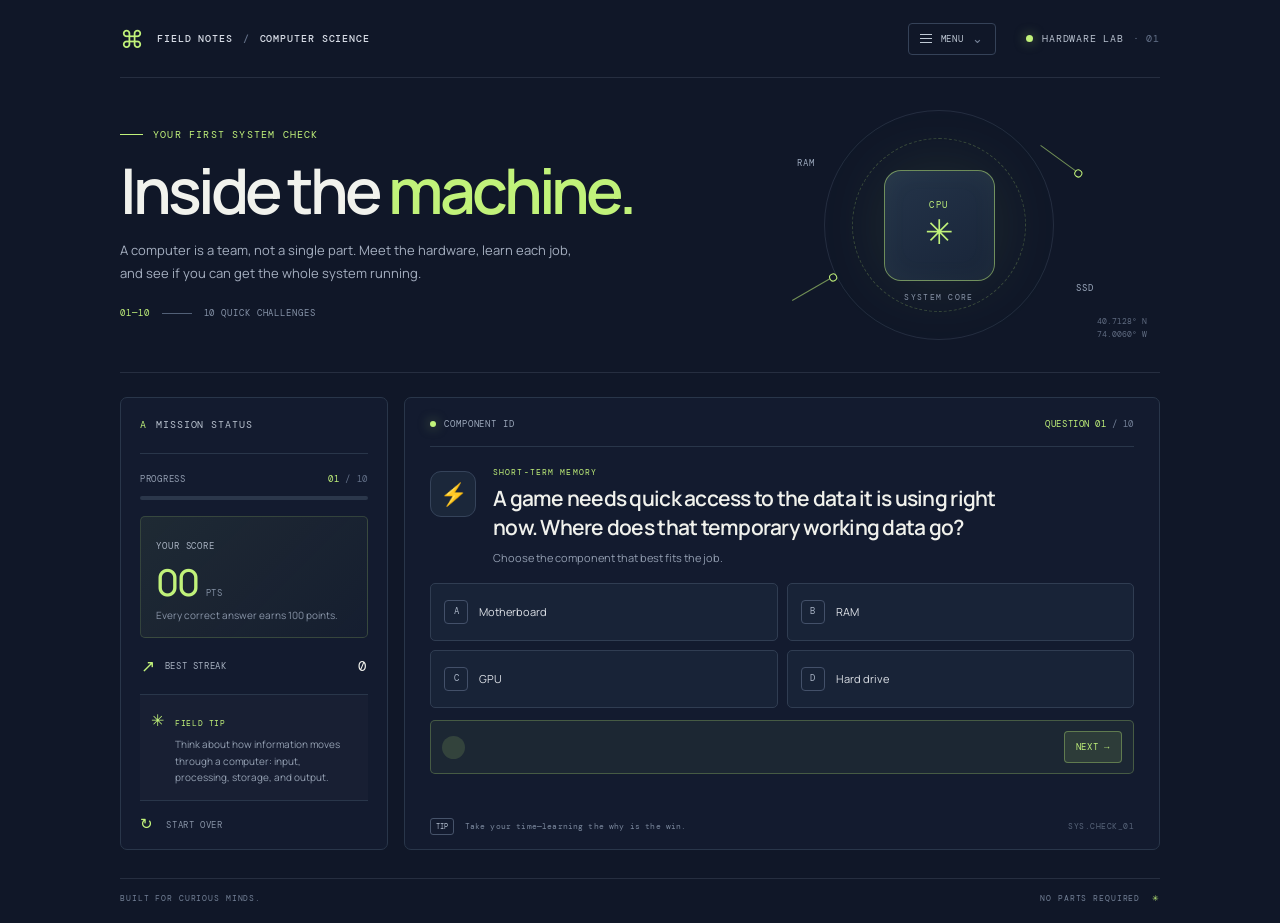
<file: index.html>
<!DOCTYPE html>
<html lang="en">
<head>
  <meta charset="UTF-8">
  <meta name="viewport" content="width=device-width, initial-scale=1.0">
  <meta name="theme-color" content="#101728">
  <meta name="description" content="A quick, friendly game for learning what the parts inside a computer do.">
  <title>Inside the Machine — Hardware Quest</title>
  <link rel="preconnect" href="https://fonts.googleapis.com">
  <link rel="preconnect" href="https://fonts.gstatic.com" crossorigin>
  <link href="https://fonts.googleapis.com/css2?family=DM+Mono:wght@400;500&family=Manrope:wght@400;500;600;700;800&display=swap" rel="stylesheet">
  <link rel="stylesheet" href="style.css">
  <script src="script.js" defer></script>
</head>
<body>
  <div class="app-shell">
    <header class="topbar">
      <a class="brand" href="#top" aria-label="Inside the Machine home">
        <span class="brand-mark" aria-hidden="true">⌘</span>
        <span>FIELD NOTES <span class="brand-divider">/</span> COMPUTER SCIENCE</span>
      </a>
      <details class="page-menu">
        <summary><span class="menu-icon" aria-hidden="true"><i></i><i></i><i></i></span> MENU <span class="menu-chevron" aria-hidden="true">⌄</span></summary>
        <nav class="menu-links" aria-label="Main navigation">
          <a class="active" href="index.html" aria-current="page"><span><strong>Hardware Quiz</strong><small>Multiple-choice challenge</small></span><em>01</em></a>
          <a href="match.html"><span><strong>Match Lab</strong><small>Drag-and-drop components</small></span><em>02</em></a>
          <a href="analogy.html"><span><strong>Body Analogy</strong><small>Hardware meets human biology</small></span><em>03</em></a>
          <a href="components.html"><span><strong>Component Guide</strong><small>Graphics and definitions</small></span><em>04</em></a>
        </nav>
      </details>
      <div class="topbar-note"><span class="live-dot"></span> HARDWARE LAB <span class="topbar-year">· 01</span></div>
    </header>

    <main id="top">
      <section class="intro" aria-labelledby="page-title">
        <div class="intro-copy">
          <p class="eyebrow"><span class="eyebrow-line"></span> YOUR FIRST SYSTEM CHECK</p>
          <h1 id="page-title">Inside the <span>machine.</span></h1>
          <p class="intro-text">A computer is a team, not a single part. Meet the hardware, learn each job, and see if you can get the whole system running.</p>
          <div class="intro-meta"><span>01—10</span><span class="meta-rule"></span><span>10 QUICK CHALLENGES</span></div>
        </div>
        <div class="machine-art" aria-hidden="true">
          <div class="orbit orbit-one"></div><div class="orbit orbit-two"></div>
          <div class="chip"><span class="chip-label">CPU</span><span class="chip-core">✳</span><span class="chip-caption">SYSTEM CORE</span></div>
          <span class="circuit circuit-a"></span><span class="circuit circuit-b"></span>
          <span class="art-node node-a">RAM</span><span class="art-node node-b">SSD</span>
          <span class="art-coordinate">40.7128° N<br>74.0060° W</span>
        </div>
      </section>

      <section class="game-layout" aria-label="Hardware quiz game">
        <aside class="side-panel">
          <div class="panel-heading"><span class="panel-index">A</span><h2>MISSION STATUS</h2></div>
          <div class="progress-block">
            <div class="progress-label"><span>PROGRESS</span><span id="progress-text">01 <span class="muted">/ 10</span></span></div>
            <div class="progress-track" role="progressbar" aria-label="Quiz progress" aria-valuemin="0" aria-valuemax="10" aria-valuenow="0"><div class="progress-fill" id="progress-fill"></div></div>
          </div>
          <div class="score-card"><span class="score-label">YOUR SCORE</span><div class="score-value"><span id="score">00</span><span class="score-unit">PTS</span></div><p>Every correct answer earns 100 points.</p></div>
          <div class="streak-row"><span class="streak-icon" aria-hidden="true">↗</span><span>BEST STREAK</span><strong id="streak">0</strong></div>
          <div class="side-tip"><span class="tip-icon" aria-hidden="true">✳</span><div><strong>FIELD TIP</strong><p>Think about how information moves through a computer: input, processing, storage, and output.</p></div></div>
          <button class="reset-button" id="reset-button" type="button"><span aria-hidden="true">↻</span> START OVER</button>
        </aside>

        <section class="quiz-panel" aria-live="polite" aria-atomic="false">
          <div class="quiz-topline"><span class="question-type"><span class="type-dot"></span> COMPONENT ID</span><span class="question-number" id="question-number">QUESTION 01 <span>/ 10</span></span></div>
          <div class="question-area">
            <div class="component-icon" id="component-icon" aria-hidden="true">🧠</div>
            <p class="question-kicker" id="question-kicker">PROCESSING</p>
            <h2 id="question-text">Loading your first challenge…</h2>
            <p class="question-hint" id="question-hint">Choose the component that best fits the job.</p>
          </div>
          <div class="answer-list" id="answer-list" role="group" aria-label="Answer choices"></div>
          <div class="feedback" id="feedback" role="status" aria-live="polite" hidden>
            <div class="feedback-icon" id="feedback-icon" aria-hidden="true"></div>
            <div class="feedback-copy"><strong id="feedback-title"></strong><p id="feedback-text"></p></div>
            <button class="next-button" id="next-button" type="button">NEXT <span aria-hidden="true">→</span></button>
          </div>
          <div class="quiz-footer"><span><span class="key-hint">TIP</span> Take your time—learning the why is the win.</span><span class="footer-code">SYS.CHECK_01</span></div>
        </section>
      </section>

      <footer class="page-footer"><span>BUILT FOR CURIOUS MINDS.</span><span>NO PARTS REQUIRED <span class="footer-spark">✳</span></span></footer>
    </main>
  </div>
</body>
</html>
</file>
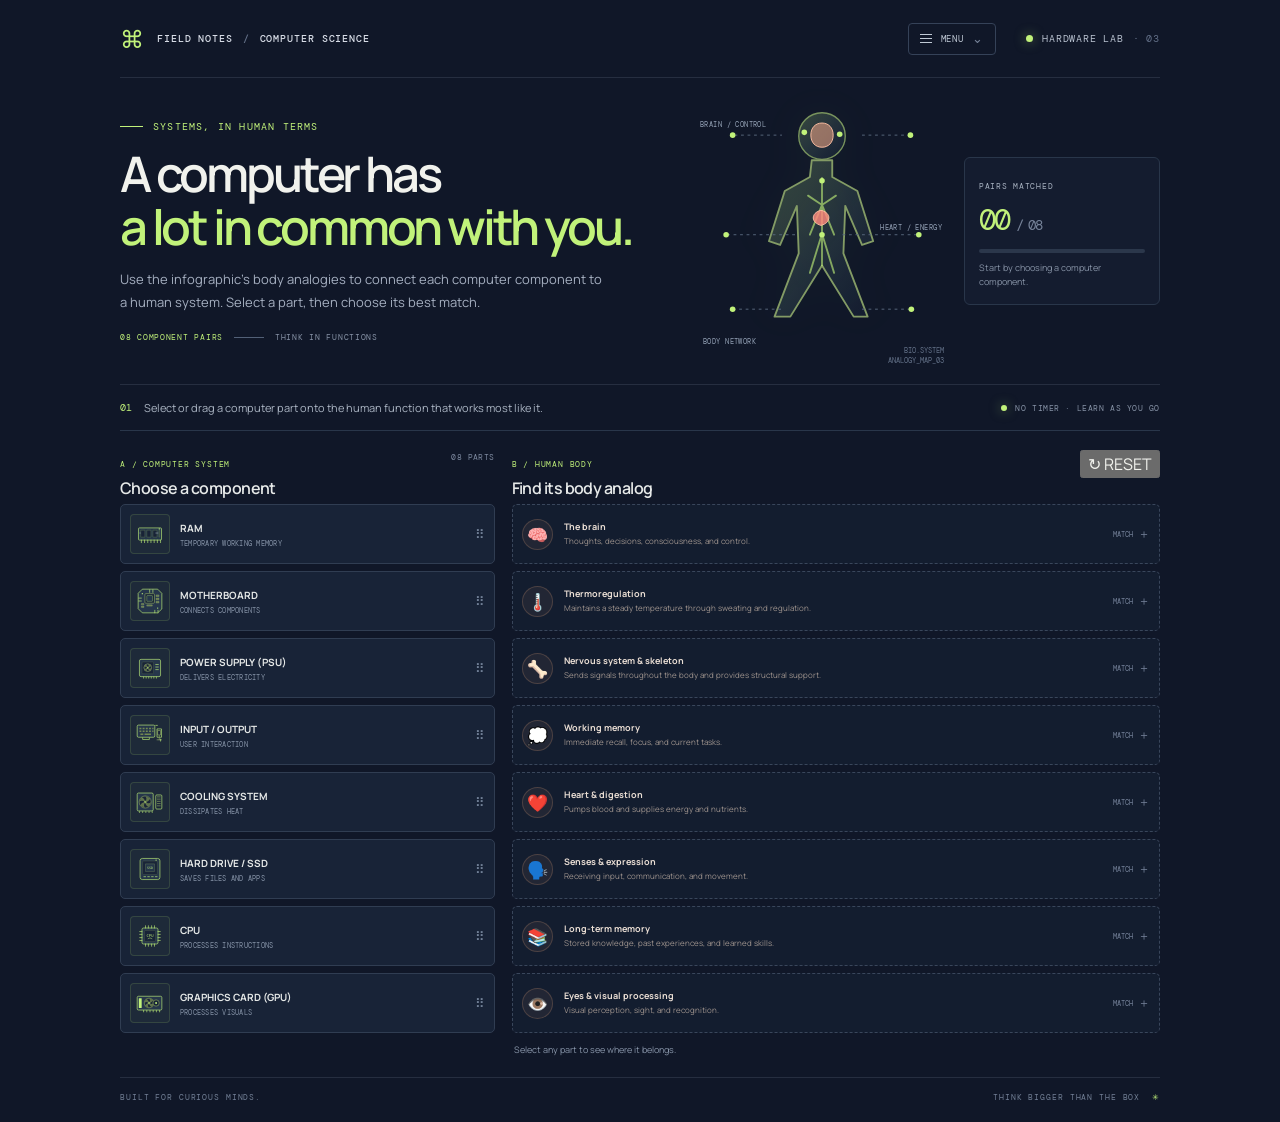
<file: analogy.html>
<!DOCTYPE html>
<html lang="en">
<head>
  <meta charset="UTF-8">
  <meta name="viewport" content="width=device-width, initial-scale=1.0">
  <meta name="theme-color" content="#101728">
  <meta name="description" content="Match computer hardware to its human-body analogy in this interactive learning game.">
  <title>Body Analogy Lab — Inside the Machine</title>
  <link rel="preconnect" href="https://fonts.googleapis.com">
  <link rel="preconnect" href="https://fonts.gstatic.com" crossorigin>
  <link href="https://fonts.googleapis.com/css2?family=DM+Mono:wght@400;500&family=Manrope:wght@400;500;600;700;800&display=swap" rel="stylesheet">
  <link rel="stylesheet" href="style.css">
  <link rel="stylesheet" href="analogy.css">
  <script src="analogy.js" defer></script>
</head>
<body>
  <div class="app-shell">
    <header class="topbar">
      <a class="brand" href="index.html" aria-label="Inside the Machine home">
        <span class="brand-mark" aria-hidden="true">⌘</span>
        <span>FIELD NOTES <span class="brand-divider">/</span> COMPUTER SCIENCE</span>
      </a>
      <details class="page-menu">
        <summary><span class="menu-icon" aria-hidden="true"><i></i><i></i><i></i></span> MENU <span class="menu-chevron" aria-hidden="true">⌄</span></summary>
        <nav class="menu-links" aria-label="Main navigation">
          <a href="index.html"><span><strong>Hardware Quiz</strong><small>Multiple-choice challenge</small></span><em>01</em></a>
          <a href="match.html"><span><strong>Match Lab</strong><small>Drag-and-drop components</small></span><em>02</em></a>
          <a class="active" href="analogy.html" aria-current="page"><span><strong>Body Analogy</strong><small>Hardware meets human biology</small></span><em>03</em></a>
          <a href="components.html"><span><strong>Component Guide</strong><small>Graphics and definitions</small></span><em>04</em></a>
        </nav>
      </details>
      <div class="topbar-note"><span class="live-dot"></span> HARDWARE LAB <span class="topbar-year">· 03</span></div>
    </header>

    <main>
      <section class="analogy-hero" aria-labelledby="page-title">
        <div class="analogy-copy">
          <p class="eyebrow"><span class="eyebrow-line"></span> SYSTEMS, IN HUMAN TERMS</p>
          <h1 id="page-title">A computer has<br><span>a lot in common with you.</span></h1>
          <p class="intro-text">Use the infographic’s body analogies to connect each computer component to a human system. Select a part, then choose its best match.</p>
          <div class="analogy-meta"><span>08 COMPONENT PAIRS</span><span class="meta-rule"></span><span>THINK IN FUNCTIONS</span></div>
        </div>
        <div class="body-illustration" aria-hidden="true">
          <svg viewBox="0 0 260 290" role="presentation">
            <defs><linearGradient id="bodyGlow" x1="0" y1="0" x2="1" y2="1"><stop stop-color="#c1f27a" stop-opacity=".23"/><stop offset="1" stop-color="#83bfff" stop-opacity=".03"/></linearGradient></defs>
            <circle cx="130" cy="43" r="25" fill="url(#bodyGlow)" stroke="#78935d" stroke-width="1.5"/>
            <path d="M119 69h22v18l27 15 17 54-12 4-18-42-2 51 26 68h-15l-34-55-34 55H79l26-68-2-51-18 42-12-4 17-54 27-15z" fill="url(#bodyGlow)" stroke="#839b65" stroke-width="2" stroke-linejoin="round"/>
            <path d="M130 88v94m-15-75 15 10 15-10m-15 10-13 32m13-32 13 32m-13-1-13 42m13-42 13 42" fill="none" stroke="#c1f27a" stroke-opacity=".62" stroke-width="2" stroke-linecap="round"/>
            <path d="M118 42c0-8 5-13 12-13s12 5 12 13-5 13-12 13-12-5-12-13z" fill="#f4a989" fill-opacity=".55" stroke="#ffc0a4"/>
            <path d="M128 123c-10 3-10 13 1 16 11-3 11-13 1-16z" fill="#ff897e" fill-opacity=".82" stroke="#ffc0a4"/>
            <circle cx="111" cy="39" r="3" fill="#c1f27a"/><circle cx="149" cy="41" r="3" fill="#c1f27a"/>
            <circle cx="130" cy="149" r="3" fill="#c1f27a"/><circle cx="130" cy="91" r="3" fill="#c1f27a"/>
            <path d="M36 42h51m86 0h50M28 149h77m47 0h80M34 229h53m86 0h54" stroke="#5a6a7e" stroke-width="1" stroke-dasharray="3 4"/>
            <circle cx="34" cy="42" r="3" fill="#c1f27a"/><circle cx="225" cy="42" r="3" fill="#c1f27a"/><circle cx="27" cy="149" r="3" fill="#c1f27a"/><circle cx="234" cy="149" r="3" fill="#c1f27a"/><circle cx="34" cy="229" r="3" fill="#c1f27a"/><circle cx="226" cy="229" r="3" fill="#c1f27a"/>
          </svg>
          <span class="body-label label-brain">BRAIN / CONTROL</span><span class="body-label label-heart">HEART / ENERGY</span><span class="body-label label-network">BODY NETWORK</span>
          <span class="body-coordinate">BIO.SYSTEM<br>ANALOGY_MAP_03</span>
        </div>
        <aside class="analogy-score" aria-live="polite">
          <span class="score-label">PAIRS MATCHED</span>
          <strong><span id="match-count">00</span><small> / 08</small></strong>
          <div class="score-track"><span id="match-progress"></span></div>
          <p id="score-message">Start by choosing a computer component.</p>
        </aside>
      </section>

      <section class="analogy-instructions" aria-label="How to play">
        <span class="instruction-number">01</span><p>Select or drag a computer part onto the human function that works most like it.</p>
        <span class="instruction-hint"><span class="live-dot"></span> NO TIMER · LEARN AS YOU GO</span>
      </section>

      <section class="analogy-game" aria-label="Computer to human body analogy matching game">
        <div class="analogy-parts-column">
          <div class="analogy-column-heading"><div><span class="board-index">A / COMPUTER SYSTEM</span><h2>Choose a component</h2></div><span id="parts-left" class="parts-left">08 PARTS</span></div>
          <div id="analogy-parts" class="analogy-parts" aria-label="Computer hardware components"></div>
        </div>
        <div class="analogy-body-column">
          <div class="analogy-column-heading"><div><span class="board-index">B / HUMAN BODY</span><h2>Find its body analog</h2></div><button id="reset-analogy" class="reset-lab" type="button"><span aria-hidden="true">↻</span> RESET</button></div>
          <div id="analogy-targets" class="analogy-targets" aria-label="Human body function targets"></div>
          <p id="analogy-feedback" class="analogy-feedback" role="status" aria-live="polite">Select any part to see where it belongs.</p>
        </div>
      </section>

      <section id="analogy-finish" class="analogy-finish" hidden aria-live="polite">
        <span class="finish-icon" aria-hidden="true">✳</span><div><strong>You made the connection.</strong><p>Computer systems and human systems both process information, store it, and keep everything working.</p></div><button id="play-again" class="next-button" type="button">PLAY AGAIN <span aria-hidden="true">↻</span></button>
      </section>

      <footer class="page-footer"><span>BUILT FOR CURIOUS MINDS.</span><span>THINK BIGGER THAN THE BOX <span class="footer-spark">✳</span></span></footer>
    </main>
  </div>
</body>
</html>
</file>
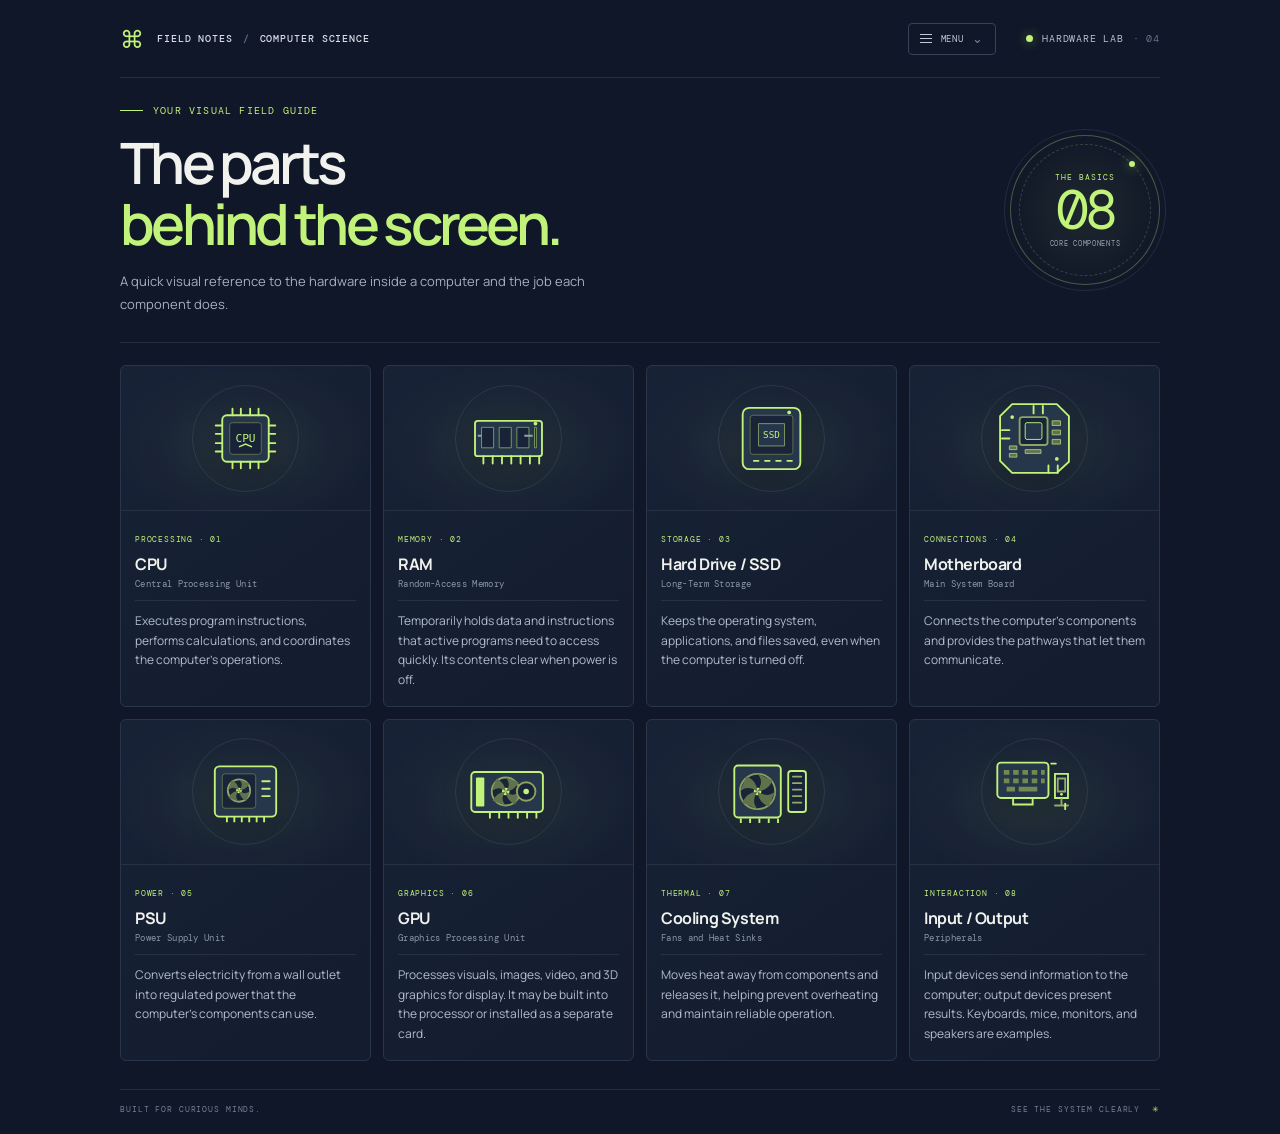
<file: components.html>
<!DOCTYPE html>
<html lang="en">
<head>
  <meta charset="UTF-8">
  <meta name="viewport" content="width=device-width, initial-scale=1.0">
  <meta name="theme-color" content="#101728">
  <meta name="description" content="A visual guide to eight basic computer hardware components and what each one does.">
  <title>Component Guide — Inside the Machine</title>
  <link rel="preconnect" href="https://fonts.googleapis.com">
  <link rel="preconnect" href="https://fonts.gstatic.com" crossorigin>
  <link href="https://fonts.googleapis.com/css2?family=DM+Mono:wght@400;500&family=Manrope:wght@400;500;600;700;800&display=swap" rel="stylesheet">
  <link rel="stylesheet" href="style.css">
  <link rel="stylesheet" href="components.css">
</head>
<body>
  <div class="app-shell">
    <header class="topbar">
      <a class="brand" href="index.html" aria-label="Inside the Machine home">
        <span class="brand-mark" aria-hidden="true">⌘</span>
        <span>FIELD NOTES <span class="brand-divider">/</span> COMPUTER SCIENCE</span>
      </a>
      <details class="page-menu">
        <summary><span class="menu-icon" aria-hidden="true"><i></i><i></i><i></i></span> MENU <span class="menu-chevron" aria-hidden="true">⌄</span></summary>
        <nav class="menu-links" aria-label="Main navigation">
          <a href="index.html"><span><strong>Hardware Quiz</strong><small>Multiple-choice challenge</small></span><em>01</em></a>
          <a href="match.html"><span><strong>Match Lab</strong><small>Drag-and-drop components</small></span><em>02</em></a>
          <a href="analogy.html"><span><strong>Body Analogy</strong><small>Hardware meets human biology</small></span><em>03</em></a>
          <a class="active" href="components.html" aria-current="page"><span><strong>Component Guide</strong><small>Graphics and definitions</small></span><em>04</em></a>
        </nav>
      </details>
      <div class="topbar-note"><span class="live-dot"></span> HARDWARE LAB <span class="topbar-year">· 04</span></div>
    </header>

    <main>
      <section class="guide-hero" aria-labelledby="page-title">
        <div>
          <p class="eyebrow"><span class="eyebrow-line"></span> YOUR VISUAL FIELD GUIDE</p>
          <h1 id="page-title">The parts<br><span>behind the screen.</span></h1>
          <p class="intro-text">A quick visual reference to the hardware inside a computer and the job each component does.</p>
        </div>
        <div class="guide-stamp" aria-hidden="true"><span>THE BASICS</span><strong>08</strong><small>CORE COMPONENTS</small><i></i></div>
      </section>

      <section class="component-guide" aria-label="Computer hardware components and definitions">
        <article class="component-card">
          <div class="component-image"><img src="assets/cpu.svg" alt="Illustration of a CPU processor chip"></div>
          <div class="component-copy"><span class="component-category">PROCESSING · 01</span><h2>CPU</h2><p class="component-fullname">Central Processing Unit</p><p class="component-definition">Executes program instructions, performs calculations, and coordinates the computer’s operations.</p></div>
        </article>
        <article class="component-card">
          <div class="component-image"><img src="assets/ram.svg" alt="Illustration of a RAM memory module"></div>
          <div class="component-copy"><span class="component-category">MEMORY · 02</span><h2>RAM</h2><p class="component-fullname">Random-Access Memory</p><p class="component-definition">Temporarily holds data and instructions that active programs need to access quickly. Its contents clear when power is off.</p></div>
        </article>
        <article class="component-card">
          <div class="component-image"><img src="assets/ssd.svg" alt="Illustration of an SSD storage drive"></div>
          <div class="component-copy"><span class="component-category">STORAGE · 03</span><h2>Hard Drive / SSD</h2><p class="component-fullname">Long-Term Storage</p><p class="component-definition">Keeps the operating system, applications, and files saved, even when the computer is turned off.</p></div>
        </article>
        <article class="component-card">
          <div class="component-image"><img src="assets/motherboard.svg" alt="Illustration of a motherboard circuit board"></div>
          <div class="component-copy"><span class="component-category">CONNECTIONS · 04</span><h2>Motherboard</h2><p class="component-fullname">Main System Board</p><p class="component-definition">Connects the computer’s components and provides the pathways that let them communicate.</p></div>
        </article>
        <article class="component-card">
          <div class="component-image"><img src="assets/psu.svg" alt="Illustration of a power supply unit"></div>
          <div class="component-copy"><span class="component-category">POWER · 05</span><h2>PSU</h2><p class="component-fullname">Power Supply Unit</p><p class="component-definition">Converts electricity from a wall outlet into regulated power that the computer’s components can use.</p></div>
        </article>
        <article class="component-card">
          <div class="component-image"><img src="assets/gpu.svg" alt="Illustration of a graphics card with fans"></div>
          <div class="component-copy"><span class="component-category">GRAPHICS · 06</span><h2>GPU</h2><p class="component-fullname">Graphics Processing Unit</p><p class="component-definition">Processes visuals, images, video, and 3D graphics for display. It may be built into the processor or installed as a separate card.</p></div>
        </article>
        <article class="component-card">
          <div class="component-image"><img src="assets/cooling.svg" alt="Illustration of a computer cooling fan and heat sink"></div>
          <div class="component-copy"><span class="component-category">THERMAL · 07</span><h2>Cooling System</h2><p class="component-fullname">Fans and Heat Sinks</p><p class="component-definition">Moves heat away from components and releases it, helping prevent overheating and maintain reliable operation.</p></div>
        </article>
        <article class="component-card">
          <div class="component-image"><img src="assets/io.svg" alt="Illustration of computer input and output peripherals"></div>
          <div class="component-copy"><span class="component-category">INTERACTION · 08</span><h2>Input / Output</h2><p class="component-fullname">Peripherals</p><p class="component-definition">Input devices send information to the computer; output devices present results. Keyboards, mice, monitors, and speakers are examples.</p></div>
        </article>
      </section>

      <footer class="page-footer"><span>BUILT FOR CURIOUS MINDS.</span><span>SEE THE SYSTEM CLEARLY <span class="footer-spark">✳</span></span></footer>
    </main>
  </div>
</body>
</html>
</file>
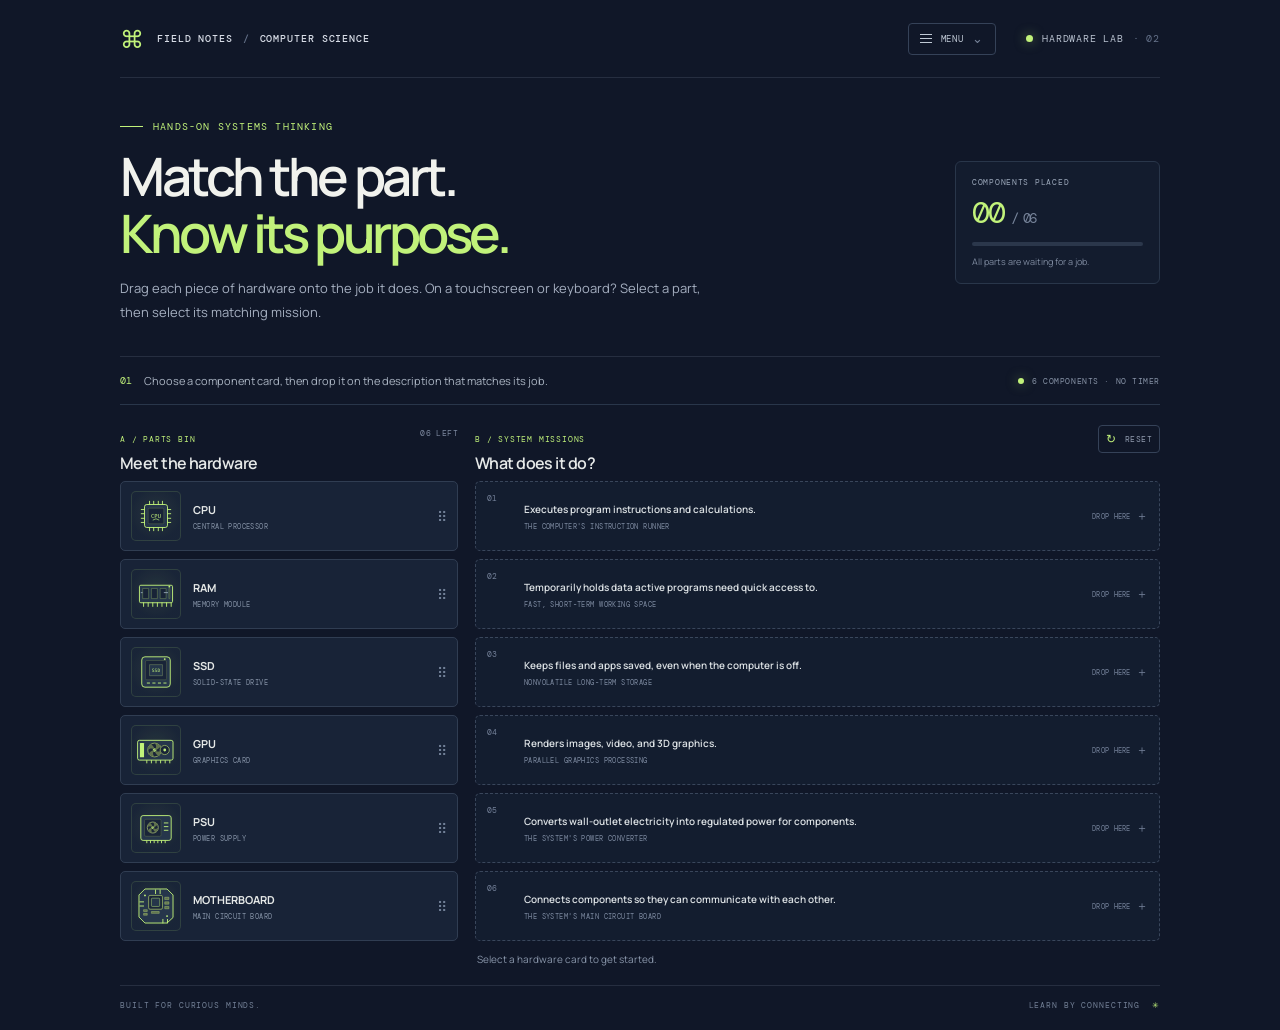
<file: match.html>
<!DOCTYPE html>
<html lang="en">
<head>
  <meta charset="UTF-8">
  <meta name="viewport" content="width=device-width, initial-scale=1.0">
  <meta name="theme-color" content="#101728">
  <meta name="description" content="Match computer hardware components to their functions in this drag-and-drop learning game.">
  <title>Hardware Match Lab — Inside the Machine</title>
  <link rel="preconnect" href="https://fonts.googleapis.com">
  <link rel="preconnect" href="https://fonts.gstatic.com" crossorigin>
  <link href="https://fonts.googleapis.com/css2?family=DM+Mono:wght@400;500&family=Manrope:wght@400;500;600;700;800&display=swap" rel="stylesheet">
  <link rel="stylesheet" href="style.css">
  <link rel="stylesheet" href="match.css">
  <script src="match.js" defer></script>
</head>
<body>
  <div class="app-shell">
    <header class="topbar">
      <a class="brand" href="index.html" aria-label="Inside the Machine home">
        <span class="brand-mark" aria-hidden="true">⌘</span>
        <span>FIELD NOTES <span class="brand-divider">/</span> COMPUTER SCIENCE</span>
      </a>
      <details class="page-menu">
        <summary><span class="menu-icon" aria-hidden="true"><i></i><i></i><i></i></span> MENU <span class="menu-chevron" aria-hidden="true">⌄</span></summary>
        <nav class="menu-links" aria-label="Main navigation">
          <a href="index.html"><span><strong>Hardware Quiz</strong><small>Multiple-choice challenge</small></span><em>01</em></a>
          <a class="active" href="match.html" aria-current="page"><span><strong>Match Lab</strong><small>Drag-and-drop components</small></span><em>02</em></a>
          <a href="analogy.html"><span><strong>Body Analogy</strong><small>Hardware meets human biology</small></span><em>03</em></a>
          <a href="components.html"><span><strong>Component Guide</strong><small>Graphics and definitions</small></span><em>04</em></a>
        </nav>
      </details>
      <div class="topbar-note"><span class="live-dot"></span> HARDWARE LAB <span class="topbar-year">· 02</span></div>
    </header>

    <main>
      <section class="match-hero" aria-labelledby="page-title">
        <div>
          <p class="eyebrow"><span class="eyebrow-line"></span> HANDS-ON SYSTEMS THINKING</p>
          <h1 id="page-title">Match the part.<br><span>Know its purpose.</span></h1>
          <p class="intro-text">Drag each piece of hardware onto the job it does. On a touchscreen or keyboard? Select a part, then select its matching mission.</p>
        </div>
        <div class="match-summary" aria-live="polite">
          <span class="summary-label">COMPONENTS PLACED</span>
          <strong><span id="placed-count">00</span><span class="summary-total"> / 06</span></strong>
          <div class="summary-track"><span id="placed-progress"></span></div>
          <span class="summary-caption" id="summary-caption">All parts are waiting for a job.</span>
        </div>
      </section>

      <section class="match-instructions" aria-label="How to play">
        <span class="instruction-number">01</span>
        <p>Choose a component card, then drop it on the description that matches its job.</p>
        <span class="instruction-hint"><span class="live-dot"></span> 6 COMPONENTS · NO TIMER</span>
      </section>

      <section class="match-board" aria-label="Hardware component matching game">
        <div class="component-column">
          <div class="board-heading"><div><span class="board-index">A / PARTS BIN</span><h2>Meet the hardware</h2></div><span class="bin-count" id="bin-count">06 LEFT</span></div>
          <div class="component-bin" id="component-bin" aria-label="Draggable hardware parts">
            <button class="part-card" type="button" draggable="true" data-component="cpu" aria-pressed="false" aria-label="CPU, central processing unit. Select or drag this component.">
              <span class="part-art"><img src="assets/cpu.svg" alt="Illustration of a square processor chip"></span>
              <span class="part-info"><strong>CPU</strong><small>CENTRAL PROCESSOR</small></span><span class="part-grip" aria-hidden="true">⠿</span>
            </button>
            <button class="part-card" type="button" draggable="true" data-component="ram" aria-pressed="false" aria-label="RAM, random-access memory. Select or drag this component.">
              <span class="part-art"><img src="assets/ram.svg" alt="Illustration of a memory module"></span>
              <span class="part-info"><strong>RAM</strong><small>MEMORY MODULE</small></span><span class="part-grip" aria-hidden="true">⠿</span>
            </button>
            <button class="part-card" type="button" draggable="true" data-component="ssd" aria-pressed="false" aria-label="SSD, solid-state drive. Select or drag this component.">
              <span class="part-art"><img src="assets/ssd.svg" alt="Illustration of a solid-state drive"></span>
              <span class="part-info"><strong>SSD</strong><small>SOLID-STATE DRIVE</small></span><span class="part-grip" aria-hidden="true">⠿</span>
            </button>
            <button class="part-card" type="button" draggable="true" data-component="gpu" aria-pressed="false" aria-label="GPU, graphics processing unit. Select or drag this component.">
              <span class="part-art"><img src="assets/gpu.svg" alt="Illustration of a graphics card"></span>
              <span class="part-info"><strong>GPU</strong><small>GRAPHICS CARD</small></span><span class="part-grip" aria-hidden="true">⠿</span>
            </button>
            <button class="part-card" type="button" draggable="true" data-component="psu" aria-pressed="false" aria-label="PSU, power supply unit. Select or drag this component.">
              <span class="part-art"><img src="assets/psu.svg" alt="Illustration of a computer power supply"></span>
              <span class="part-info"><strong>PSU</strong><small>POWER SUPPLY</small></span><span class="part-grip" aria-hidden="true">⠿</span>
            </button>
            <button class="part-card" type="button" draggable="true" data-component="motherboard" aria-pressed="false" aria-label="Motherboard. Select or drag this component.">
              <span class="part-art"><img src="assets/motherboard.svg" alt="Illustration of a computer motherboard"></span>
              <span class="part-info"><strong>MOTHERBOARD</strong><small>MAIN CIRCUIT BOARD</small></span><span class="part-grip" aria-hidden="true">⠿</span>
            </button>
          </div>
        </div>

        <div class="mission-column">
          <div class="board-heading"><div><span class="board-index">B / SYSTEM MISSIONS</span><h2>What does it do?</h2></div><button class="reset-lab" id="reset-lab" type="button"><span aria-hidden="true">↻</span> RESET</button></div>
          <div class="mission-list" id="mission-list">
            <div class="mission-slot" data-answer="cpu" tabindex="0" role="button" aria-label="Mission: Executes program instructions and calculations. Drop or select the matching component here.">
              <span class="slot-number">01</span><span class="slot-copy"><strong>Executes program instructions and calculations.</strong><small>THE COMPUTER'S INSTRUCTION RUNNER</small></span><span class="drop-target" aria-hidden="true">DROP HERE <span>＋</span></span>
            </div>
            <div class="mission-slot" data-answer="ram" tabindex="0" role="button" aria-label="Mission: Temporarily holds data active programs need quick access to. Drop or select the matching component here.">
              <span class="slot-number">02</span><span class="slot-copy"><strong>Temporarily holds data active programs need quick access to.</strong><small>FAST, SHORT-TERM WORKING SPACE</small></span><span class="drop-target" aria-hidden="true">DROP HERE <span>＋</span></span>
            </div>
            <div class="mission-slot" data-answer="ssd" tabindex="0" role="button" aria-label="Mission: Keeps files and apps saved, even when the computer is off. Drop or select the matching component here.">
              <span class="slot-number">03</span><span class="slot-copy"><strong>Keeps files and apps saved, even when the computer is off.</strong><small>NONVOLATILE LONG-TERM STORAGE</small></span><span class="drop-target" aria-hidden="true">DROP HERE <span>＋</span></span>
            </div>
            <div class="mission-slot" data-answer="gpu" tabindex="0" role="button" aria-label="Mission: Renders images, video, and 3D graphics. Drop or select the matching component here.">
              <span class="slot-number">04</span><span class="slot-copy"><strong>Renders images, video, and 3D graphics.</strong><small>PARALLEL GRAPHICS PROCESSING</small></span><span class="drop-target" aria-hidden="true">DROP HERE <span>＋</span></span>
            </div>
            <div class="mission-slot" data-answer="psu" tabindex="0" role="button" aria-label="Mission: Converts wall-outlet electricity into regulated power for components. Drop or select the matching component here.">
              <span class="slot-number">05</span><span class="slot-copy"><strong>Converts wall-outlet electricity into regulated power for components.</strong><small>THE SYSTEM'S POWER CONVERTER</small></span><span class="drop-target" aria-hidden="true">DROP HERE <span>＋</span></span>
            </div>
            <div class="mission-slot" data-answer="motherboard" tabindex="0" role="button" aria-label="Mission: Connects components so they can communicate with each other. Drop or select the matching component here.">
              <span class="slot-number">06</span><span class="slot-copy"><strong>Connects components so they can communicate with each other.</strong><small>THE SYSTEM'S MAIN CIRCUIT BOARD</small></span><span class="drop-target" aria-hidden="true">DROP HERE <span>＋</span></span>
            </div>
          </div>
          <p class="match-feedback" id="match-feedback" role="status" aria-live="polite">Select a hardware card to get started.</p>
        </div>
      </section>

      <section class="match-finish" id="match-finish" hidden aria-live="polite">
        <span class="finish-icon" aria-hidden="true">✳</span><div><strong>All systems matched.</strong><p>You connected every component to its function. Ready for another round?</p></div><button class="next-button" id="play-again" type="button">PLAY AGAIN <span aria-hidden="true">↻</span></button>
      </section>

      <footer class="page-footer"><span>BUILT FOR CURIOUS MINDS.</span><span>LEARN BY CONNECTING <span class="footer-spark">✳</span></span></footer>
    </main>
  </div>
</body>
</html>
</file>
<file: style.css>
@import url('https://fonts.googleapis.com/css2?family=DM+Mono:wght@400;500&family=Manrope:wght@400;500;600;700;800&display=swap');

:root {
  color-scheme: dark;
  --bg: #101728;
  --panel: #151e31;
  --panel-light: #1a263b;
  --line: #29364a;
  --text: #f1f2ed;
  --muted: #929caf;
  --subtle: #647189;
  --lime: #c1f27a;
  --mint: #a8e9cd;
  --red: #ff9b90;
  --mono: 'DM Mono', 'Courier New', monospace;
  --sans: 'Manrope', 'Segoe UI', sans-serif;
}

* { box-sizing: border-box; }
html { min-width: 320px; scroll-behavior: smooth; }
body { margin: 0; background: var(--bg); color: var(--text); font-family: var(--sans); -webkit-font-smoothing: antialiased; }
button { color: inherit; font: inherit; }
button:focus-visible, a:focus-visible { outline: 2px solid var(--lime); outline-offset: 4px; }
.app-shell { width: min(1160px, calc(100% - 64px)); margin: 0 auto; }
.topbar { height: 78px; display: flex; justify-content: space-between; align-items: center; border-bottom: 1px solid rgba(159, 177, 203, .15); }
.brand { display: flex; gap: 12px; align-items: center; color: #d7dce6; font: 500 10px var(--mono); letter-spacing: .09em; text-decoration: none; }
.brand-mark { color: var(--lime); font: 24px var(--sans); line-height: 1; }
.brand-divider { color: var(--subtle); padding: 0 3px; }
.page-menu { position: relative; z-index: 5; margin-left: auto; margin-right: 30px; }
.page-menu summary { display: flex; align-items: center; gap: 9px; padding: 9px 11px; border: 1px solid #354258; border-radius: 4px; color: #c0c9d5; font: 9px var(--mono); letter-spacing: .08em; list-style: none; cursor: pointer; transition: color .18s, border-color .18s, background .18s; }
.page-menu summary::-webkit-details-marker { display: none; }
.page-menu summary:hover, .page-menu[open] summary { border-color: rgba(193, 242, 122, .5); background: rgba(193, 242, 122, .045); color: var(--lime); }
.menu-icon { display: grid; gap: 3px; }
.menu-icon i { width: 12px; height: 1px; display: block; background: currentColor; }
.menu-chevron { color: #77849a; font-size: 13px; line-height: 8px; transition: transform .18s; }
.page-menu[open] .menu-chevron { transform: rotate(180deg); }
.menu-links { position: absolute; top: calc(100% + 8px); right: 0; width: 230px; padding: 5px; border: 1px solid #354258; border-radius: 5px; background: #182337; box-shadow: 0 12px 32px rgba(0, 0, 0, .32); }
.menu-links a { display: flex; justify-content: space-between; align-items: center; gap: 12px; padding: 10px; border-radius: 3px; color: #c1c9d4; text-decoration: none; transition: color .18s, background .18s; }
.menu-links a:hover, .menu-links a.active { background: rgba(193, 242, 122, .07); color: var(--lime); }
.menu-links strong, .menu-links small { display: block; }
.menu-links strong { font-size: 11px; font-weight: 600; }
.menu-links small { margin-top: 3px; color: #8491a5; font-size: 9px; }
.menu-links em { color: #8491a5; font: normal 9px var(--mono); }
.topbar-note, .eyebrow, .intro-meta, .panel-heading h2, .panel-index, .progress-label, .score-label, .streak-row, .side-tip strong, .reset-button, .question-type, .question-number, .question-kicker, .answer-letter, .feedback-title, .next-button, .quiz-footer, .page-footer { font-family: var(--mono); }
.topbar-note { display: flex; align-items: center; gap: 9px; color: #b9c2d0; font-size: 10px; letter-spacing: .08em; }
.topbar-year { color: var(--subtle); }
.live-dot, .type-dot { width: 7px; height: 7px; background: var(--lime); border-radius: 50%; box-shadow: 0 0 12px rgba(193, 242, 122, .5); }
.intro { min-height: 295px; display: grid; grid-template-columns: 1.15fr .85fr; align-items: center; position: relative; overflow: hidden; border-bottom: 1px solid rgba(159, 177, 203, .15); }
.intro-copy { z-index: 1; padding: 31px 0 34px; }
.eyebrow { display: flex; align-items: center; gap: 10px; margin: 0 0 15px; color: var(--lime); font-size: 10px; letter-spacing: .12em; }
.eyebrow-line { display: block; width: 23px; height: 1px; background: var(--lime); }
h1 { margin: 0; font-size: clamp(38px, 5.3vw, 63px); font-weight: 600; line-height: 1.08; letter-spacing: -.065em; }
h1 span { color: var(--lime); }
.intro-text { max-width: 455px; margin: 15px 0 22px; color: #a5afc0; font-size: 13px; line-height: 1.8; }
.intro-meta { display: flex; align-items: center; gap: 12px; color: #8592a7; font-size: 9px; letter-spacing: .1em; }
.intro-meta > span:first-child { color: var(--lime); }
.meta-rule { width: 30px; height: 1px; background: #526077; }
.machine-art { height: 260px; position: relative; display: grid; place-items: center; overflow: hidden; }
.orbit { position: absolute; border: 1px solid rgba(159, 177, 203, .14); border-radius: 50%; }
.orbit-one { width: 230px; height: 230px; }
.orbit-two { width: 174px; height: 174px; border-style: dashed; border-color: rgba(193, 242, 122, .22); animation: spin 32s linear infinite; }
.chip { width: 111px; height: 111px; z-index: 1; border: 1px solid rgba(193, 242, 122, .5); border-radius: 17px; background: linear-gradient(145deg, #243449, #182438); box-shadow: 0 0 70px rgba(193, 242, 122, .09), inset 0 0 28px rgba(193, 242, 122, .04); display: flex; flex-direction: column; align-items: center; justify-content: center; position: relative; }
.chip-label, .chip-caption { font: 9px var(--mono); letter-spacing: .16em; color: var(--lime); }
.chip-core { color: var(--lime); font-size: 34px; line-height: 1.2; }
.chip-caption { position: absolute; bottom: -22px; color: #8995a8; font-size: 8px; }
.circuit { position: absolute; width: 48px; height: 1px; background: rgba(193, 242, 122, .55); }
.circuit::after { content: ''; position: absolute; right: -3px; top: -3px; width: 6px; height: 6px; border: 1px solid var(--lime); border-radius: 50%; background: var(--bg); }
.circuit-a { transform: rotate(36deg); top: 64px; right: 76px; }
.circuit-b { transform: rotate(-30deg); bottom: 66px; left: 71px; }
.art-node { position: absolute; color: #9ca9bd; font: 9px var(--mono); letter-spacing: .1em; }
.node-a { top: 62px; left: 79px; }
.node-b { right: 66px; bottom: 61px; }
.art-coordinate { position: absolute; right: 13px; bottom: 13px; color: #5f6b80; font: 8px/1.7 var(--mono); text-align: right; }
@keyframes spin { to { transform: rotate(360deg); } }
.game-layout { display: grid; grid-template-columns: 268px minmax(0, 1fr); gap: 16px; padding: 24px 0 28px; }
.side-panel, .quiz-panel { border: 1px solid var(--line); border-radius: 7px; background: rgba(21, 30, 49, .76); }
.side-panel { display: flex; flex-direction: column; min-height: 442px; padding: 20px 19px 15px; }
.panel-heading { display: flex; align-items: center; gap: 10px; padding-bottom: 22px; border-bottom: 1px solid var(--line); }
.panel-index { color: var(--lime); font-size: 10px; }
.panel-heading h2 { margin: 0; color: #b8c1ce; font-size: 10px; font-weight: 400; letter-spacing: .09em; }
.progress-block { padding: 19px 0 16px; }
.progress-label { display: flex; justify-content: space-between; color: #929db0; font-size: 9px; letter-spacing: .08em; }
.progress-label #progress-text { color: var(--lime); }
.muted { color: #647189; }
.progress-track { height: 4px; margin-top: 11px; overflow: hidden; background: #2b374b; border-radius: 5px; }
.progress-fill { height: 100%; width: 0; background: var(--lime); border-radius: inherit; transition: width .35s ease; }
.score-card { padding: 15px; border: 1px solid rgba(193, 242, 122, .17); border-radius: 5px; background: linear-gradient(135deg, rgba(193, 242, 122, .07), rgba(193, 242, 122, .015)); }
.score-label { color: #a9b3c2; font-size: 9px; letter-spacing: .1em; }
.score-value { display: flex; gap: 8px; align-items: baseline; margin-top: 6px; }
.score-value > span:first-child { color: var(--lime); font-size: 37px; font-weight: 500; line-height: 1.2; letter-spacing: -.06em; font-variant-numeric: tabular-nums; }
.score-unit { color: #8390a3; font: 9px var(--mono); letter-spacing: .1em; }
.score-card p { margin: 4px 0 0; color: #8995a8; font-size: 10px; }
.streak-row { display: flex; align-items: center; gap: 9px; padding: 17px 1px; color: #a7b1c0; font-size: 9px; letter-spacing: .07em; }
.streak-icon { color: var(--lime); font-size: 17px; }
.streak-row strong { margin-left: auto; color: var(--text); font: 14px var(--mono); }
.side-tip { display: flex; gap: 11px; padding: 14px 11px; border-top: 1px solid var(--line); background: rgba(255, 255, 255, .018); }
.tip-icon { color: var(--lime); font-size: 16px; }
.side-tip strong { color: var(--lime); font-size: 8px; font-weight: 400; letter-spacing: .08em; }
.side-tip p { margin: 5px 0 0; color: #939fb1; font-size: 10px; line-height: 1.65; }
.reset-button { width: 100%; margin-top: auto; padding: 13px 0 0; border: 0; border-top: 1px solid var(--line); background: none; color: #8793a6; text-align: left; font-size: 9px; letter-spacing: .07em; cursor: pointer; transition: color .2s; }
.reset-button span { margin-right: 7px; color: var(--lime); font-size: 15px; vertical-align: -1px; }
.reset-button:hover { color: var(--text); }
.quiz-panel { min-height: 442px; display: flex; flex-direction: column; padding: 20px 25px 14px; }
.quiz-topline { display: flex; justify-content: space-between; align-items: center; border-bottom: 1px solid var(--line); padding-bottom: 16px; }
.question-type { display: flex; align-items: center; gap: 8px; color: #9da9bc; font-size: 9px; letter-spacing: .1em; }
.type-dot { width: 6px; height: 6px; }
.question-number { color: var(--lime); font-size: 9px; letter-spacing: .06em; }
.question-number span { color: #748198; }
.question-area { position: relative; padding: 20px 0 17px 63px; min-height: 136px; }
.component-icon { position: absolute; left: 0; top: 24px; width: 46px; height: 46px; display: grid; place-items: center; border: 1px solid #35435a; border-radius: 11px; background: #1b273a; font-size: 22px; }
.question-kicker { margin: 0 0 7px; color: var(--lime); font-size: 8px; letter-spacing: .14em; }
.question-area h2 { max-width: 520px; margin: 0; color: #f0f1ec; font-size: clamp(17px, 2vw, 21px); font-weight: 600; line-height: 1.4; letter-spacing: -.035em; }
.question-hint { margin: 7px 0 0; color: #929db0; font-size: 11px; }
.answer-list { display: grid; grid-template-columns: 1fr 1fr; gap: 9px; }
.answer-option { min-height: 58px; display: flex; align-items: center; gap: 11px; padding: 11px 13px; border: 1px solid #303d52; border-radius: 5px; background: #182337; color: #dce0e6; text-align: left; font-size: 11px; line-height: 1.45; cursor: pointer; transition: border-color .18s, background .18s, transform .18s; }
.answer-option:hover:not(:disabled) { transform: translateY(-1px); border-color: #708159; background: #202e3d; }
.answer-option:disabled { cursor: default; }
.answer-letter { width: 24px; height: 24px; flex: 0 0 24px; display: grid; place-items: center; border: 1px solid #435069; border-radius: 4px; color: #a9b4c6; font-size: 9px; }
.answer-option.correct { border-color: rgba(193, 242, 122, .65); background: rgba(193, 242, 122, .08); }
.answer-option.correct .answer-letter { border-color: var(--lime); color: var(--lime); }
.answer-option.incorrect { border-color: rgba(255, 155, 144, .6); background: rgba(255, 155, 144, .06); }
.answer-option.incorrect .answer-letter { border-color: var(--red); color: var(--red); }
.feedback { display: flex; align-items: center; gap: 10px; margin-top: 12px; padding: 10px 11px; border: 1px solid rgba(193, 242, 122, .25); border-radius: 5px; background: rgba(193, 242, 122, .055); animation: reveal .2s ease-out; }
.feedback.wrong { border-color: rgba(255, 155, 144, .25); background: rgba(255, 155, 144, .045); }
.feedback-icon { width: 23px; height: 23px; flex: 0 0 23px; display: grid; place-items: center; border-radius: 50%; background: rgba(193, 242, 122, .14); color: var(--lime); font-size: 12px; }
.feedback.wrong .feedback-icon { background: rgba(255, 155, 144, .14); color: var(--red); }
.feedback-copy { flex: 1; }
.feedback-copy strong { color: var(--lime); font-size: 10px; }
.feedback.wrong .feedback-copy strong { color: var(--red); }
.feedback-copy p { margin: 3px 0 0; color: #aab4c2; font-size: 10px; line-height: 1.5; }
.next-button { flex: 0 0 auto; padding: 9px 11px; border: 1px solid rgba(193, 242, 122, .35); border-radius: 4px; background: rgba(193, 242, 122, .1); color: var(--lime); font-size: 9px; letter-spacing: .07em; cursor: pointer; transition: background .18s; }
.next-button:hover { background: rgba(193, 242, 122, .18); }
.next-button span { padding-left: 4px; font-size: 13px; }
.quiz-footer { display: flex; justify-content: space-between; gap: 12px; align-items: center; margin-top: auto; padding-top: 17px; color: #78859a; font-size: 8px; letter-spacing: .02em; }
.key-hint { display: inline-block; margin-right: 5px; padding: 3px 5px; border: 1px solid #46536a; border-radius: 3px; color: #b5c0d0; font-size: 7px; }
.footer-code { color: #58657a; letter-spacing: .06em; }
.complete-state { min-height: 278px; display: flex; flex-direction: column; align-items: center; justify-content: center; text-align: center; animation: reveal .3s ease-out; }
.complete-icon { width: 63px; height: 63px; display: grid; place-items: center; margin-bottom: 14px; border: 1px solid rgba(193, 242, 122, .45); border-radius: 50%; background: rgba(193, 242, 122, .08); color: var(--lime); font-size: 27px; }
.complete-state .question-kicker { margin-bottom: 8px; }
.complete-state h2 { margin: 0; font-size: 23px; letter-spacing: -.04em; }
.complete-state p { max-width: 390px; margin: 8px 0 15px; color: #a0adbd; font-size: 12px; line-height: 1.7; }
.complete-state .next-button { min-width: 137px; }
.page-footer { display: flex; justify-content: space-between; border-top: 1px solid rgba(159, 177, 203, .15); padding: 14px 0 20px; color: #738096; font-size: 8px; letter-spacing: .11em; }
.footer-spark { padding-left: 6px; color: var(--lime); }
@keyframes reveal { from { opacity: 0; transform: translateY(4px); } to { opacity: 1; transform: translateY(0); } }

@media (min-width: 1000px) { .app-shell { width: min(1040px, calc(100% - 80px)); } }
@media (max-width: 700px) {
  .app-shell { width: min(100% - 32px, 540px); }
  .topbar { height: 64px; }
  .brand { gap: 8px; font-size: 8px; }
  .brand-mark { font-size: 20px; }
  .page-menu { margin-right: 0; }
  .page-menu summary { padding: 8px 9px; font-size: 8px; }
  .topbar-note { display: none; }
  .topbar-note { font-size: 8px; }
  .intro { min-height: 0; grid-template-columns: 1fr; }
  .intro-copy { padding: 31px 0 12px; }
  .intro-text { max-width: 400px; font-size: 12px; }
  .machine-art { position: absolute; width: 180px; height: 180px; right: -36px; top: 36px; opacity: .35; transform: scale(.72); transform-origin: center; }
  .machine-art .art-coordinate { display: none; }
  .game-layout { grid-template-columns: 1fr; gap: 12px; padding-top: 16px; }
  .side-panel { min-height: 0; display: grid; grid-template-columns: 1fr 1fr; align-items: center; gap: 0 12px; padding: 13px; }
  .panel-heading { grid-column: 1 / -1; padding-bottom: 12px; }
  .progress-block { padding: 13px 0; }
  .score-card { padding: 10px 12px; }
  .score-value > span:first-child { font-size: 28px; }
  .score-card p { font-size: 9px; }
  .streak-row { padding: 12px 1px; }
  .side-tip { grid-column: 1 / -1; margin-bottom: 12px; }
  .reset-button { grid-column: 1 / -1; padding-top: 10px; }
  .quiz-panel { min-height: 425px; padding: 16px 15px 13px; }
  .question-area { padding-left: 54px; min-height: 129px; }
  .component-icon { width: 41px; height: 41px; font-size: 20px; }
  .answer-list { gap: 7px; }
  .answer-option { padding: 9px; gap: 8px; font-size: 10px; }
  .answer-letter { width: 21px; height: 21px; flex-basis: 21px; }
  .feedback { flex-wrap: wrap; }
  .feedback-copy { min-width: calc(100% - 40px); }
  .next-button { margin-left: auto; }
  .quiz-footer { font-size: 7px; }
}
@media (max-width: 390px) {
  .machine-art { right: -75px; opacity: .26; }
  .answer-list { grid-template-columns: 1fr; }
  .answer-option { min-height: 47px; }
  .quiz-panel { min-height: 475px; }
  .question-number { font-size: 8px; }
}
@media (prefers-reduced-motion: reduce) {
  *, *::before, *::after { scroll-behavior: auto !important; animation-duration: .01ms !important; animation-iteration-count: 1 !important; transition-duration: .01ms !important; }
}
</file>
<file: analogy.css>
.analogy-hero { min-height: 307px; display: grid; grid-template-columns: minmax(0, 1fr) 245px 196px; align-items: center; gap: 20px; position: relative; overflow: hidden; border-bottom: 1px solid rgba(159, 177, 203, .15); }
.analogy-copy { z-index: 1; padding: 30px 0; }
.analogy-copy h1 { font-size: clamp(35px, 4.1vw, 49px); }
.analogy-copy .intro-text { max-width: 490px; margin: 14px 0 18px; }
.analogy-meta { display: flex; align-items: center; gap: 11px; color: #8793a6; font: 8px var(--mono); letter-spacing: .09em; }
.analogy-meta span:first-child { color: var(--lime); }
.body-illustration { height: 285px; position: relative; display: grid; place-items: center; overflow: hidden; }
.body-illustration svg { height: 270px; width: 242px; filter: drop-shadow(0 0 20px rgba(193, 242, 122, .08)); }
.body-label { position: absolute; color: #94a2b6; font: 7px var(--mono); letter-spacing: .06em; white-space: nowrap; }
.label-brain { top: 31px; left: 1px; }
.label-heart { top: 134px; right: 2px; }
.label-network { bottom: 28px; left: 4px; }
.body-coordinate { position: absolute; right: 0; bottom: 7px; color: #637188; font: 7px/1.5 var(--mono); text-align: right; }
.analogy-score { padding: 14px; border: 1px solid var(--line); border-radius: 6px; background: rgba(21, 30, 49, .78); }
.analogy-score .score-label { color: #a9b3c2; font: 8px var(--mono); letter-spacing: .09em; }
.analogy-score strong { display: block; margin: 7px 0 10px; color: var(--lime); font: 29px var(--mono); letter-spacing: -.06em; }
.analogy-score strong small { color: #77849a; font-size: 14px; }
.score-track { height: 4px; overflow: hidden; border-radius: 4px; background: #2b374b; }
.score-track span { display: block; width: 0; height: 100%; border-radius: inherit; background: var(--lime); transition: width .3s ease; }
.analogy-score p { min-height: 29px; margin: 8px 0 0; color: #8793a6; font-size: 9px; line-height: 1.55; }
.analogy-instructions { display: flex; align-items: center; gap: 12px; padding: 15px 0; border-bottom: 1px solid var(--line); }
.analogy-instructions p { margin: 0; color: #aab4c2; font-size: 11px; }
.analogy-instructions .instruction-number { color: var(--lime); font: 10px var(--mono); }
.analogy-instructions .instruction-hint { display: flex; align-items: center; gap: 8px; margin-left: auto; color: #8793a6; font: 8px var(--mono); letter-spacing: .07em; white-space: nowrap; }
.analogy-instructions .live-dot { width: 6px; height: 6px; }
.analogy-game { display: grid; grid-template-columns: minmax(230px, .78fr) minmax(0, 1.35fr); gap: 17px; padding: 19px 0 16px; }
.analogy-parts-column, .analogy-body-column { min-width: 0; }
.analogy-column-heading { min-height: 54px; display: flex; align-items: flex-start; justify-content: space-between; gap: 10px; }
.analogy-column-heading h2 { margin: 5px 0 0; color: #e6e9e8; font-size: 16px; font-weight: 600; letter-spacing: -.035em; }
.analogy-column-heading .board-index { color: var(--lime); font: 8px var(--mono); letter-spacing: .1em; }
.parts-left { padding-top: 2px; color: #7e8aa0; font: 8px var(--mono); letter-spacing: .05em; white-space: nowrap; }
.analogy-parts, .analogy-targets { display: grid; gap: 7px; }
.analogy-part { height: 60px; min-width: 0; display: flex; align-items: center; gap: 10px; padding: 7px 9px; border: 1px solid #303d52; border-radius: 5px; background: #182337; text-align: left; cursor: grab; user-select: none; transition: border-color .18s, background .18s, transform .18s, opacity .18s; }
.analogy-part:hover, .analogy-part:focus-visible, .analogy-part.selected { border-color: rgba(193, 242, 122, .58); background: #202e3d; }
.analogy-part:hover { transform: translateY(-1px); }
.analogy-part:active { cursor: grabbing; }
.analogy-part.dragging { opacity: .4; }
.analogy-part.matched { display: none; }
.analogy-part img { width: 40px; height: 40px; flex: 0 0 40px; object-fit: contain; padding: 3px; border: 1px solid rgba(193, 242, 122, .14); border-radius: 4px; background: rgba(193, 242, 122, .035); }
.analogy-part-copy { min-width: 0; display: grid; gap: 4px; }
.analogy-part-copy strong { color: #e5e8e7; font-size: 10px; font-weight: 700; }
.analogy-part-copy small { color: #8491a5; font: 7px var(--mono); letter-spacing: .035em; }
.analogy-part-grip { margin-left: auto; color: #718097; font-size: 13px; }
.analogy-target { min-height: 60px; display: grid; grid-template-columns: 33px minmax(0, 1fr) 92px; align-items: center; gap: 9px; padding: 7px 9px; border: 1px dashed #39465b; border-radius: 5px; background: rgba(24, 35, 55, .52); cursor: pointer; transition: border-color .18s, background .18s, transform .18s; }
.analogy-target:hover, .analogy-target:focus-visible, .analogy-target.drag-over { border-color: rgba(193, 242, 122, .6); background: rgba(193, 242, 122, .055); outline: none; }
.analogy-target.drag-over { transform: scale(1.01); }
.analogy-target.incorrect-drop { border-color: var(--red); background: rgba(255, 155, 144, .055); animation: nudge .25s ease-in-out; }
.analogy-target.matched { border-style: solid; border-color: rgba(193, 242, 122, .4); background: rgba(193, 242, 122, .05); cursor: default; }
.human-icon { width: 31px; height: 31px; display: grid; place-items: center; border: 1px solid rgba(240, 172, 127, .2); border-radius: 50%; background: rgba(240, 172, 127, .07); font-size: 17px; }
.human-copy { min-width: 0; display: grid; gap: 3px; }
.human-copy strong { color: #eaded4; font-size: 9px; font-weight: 700; line-height: 1.4; }
.human-copy small { color: #9e938d; font-size: 8px; line-height: 1.35; }
.body-drop-hint { display: flex; justify-content: flex-end; align-items: center; gap: 4px; color: #748199; font: 7px var(--mono); letter-spacing: .035em; white-space: nowrap; }
.body-drop-hint span { font-size: 12px; }
.analogy-target.matched .body-drop-hint { display: none; }
.analogy-target.matched .matched-hardware { grid-column: 3; justify-self: end; display: flex; align-items: center; gap: 5px; color: var(--lime); font: 7px var(--mono); }
.matched-hardware img { width: 23px; height: 23px; object-fit: contain; }
.analogy-feedback { min-height: 18px; margin: 10px 2px 0; color: #8996aa; font-size: 9px; line-height: 1.5; }
.analogy-feedback.success { color: var(--lime); }
.analogy-feedback.error { color: var(--red); }
.analogy-finish { display: flex; align-items: center; gap: 13px; margin: 4px 0 25px; padding: 15px 17px; border: 1px solid rgba(193, 242, 122, .35); border-radius: 6px; background: rgba(193, 242, 122, .055); animation: reveal .25s ease-out; }
.analogy-finish[hidden] { display: none; }
.analogy-finish .finish-icon { color: var(--lime); font-size: 23px; }
.analogy-finish > div { flex: 1; }
.analogy-finish strong { color: var(--lime); font-size: 12px; }
.analogy-finish p { margin: 3px 0 0; color: #a1adbd; font-size: 10px; }
.analogy-finish .next-button { margin-left: auto; }
@media (max-width: 900px) {
  .app-shell { width: min(100% - 40px, 760px); }
  .topbar-note { display: none; }
  .analogy-hero { grid-template-columns: minmax(0, 1fr) 205px; gap: 15px; }
  .body-illustration { position: absolute; right: 175px; width: 205px; opacity: .45; pointer-events: none; }
  .body-illustration svg { width: 200px; }
  .analogy-copy { z-index: 1; }
  .analogy-score { z-index: 1; }
  .analogy-game { grid-template-columns: minmax(200px, .75fr) minmax(0, 1.25fr); gap: 12px; }
  .analogy-target { grid-template-columns: 30px minmax(0, 1fr); gap: 7px; }
  .body-drop-hint { display: none; }
  .analogy-target.matched .matched-hardware { grid-column: 2; justify-self: start; }
}
@media (max-width: 620px) {
  .app-shell { width: calc(100% - 30px); }
  .topbar { height: 64px; }
  .brand { gap: 8px; font-size: 8px; }
  .brand-mark { font-size: 20px; }
  .page-menu { margin-right: 0; }
  .page-menu summary { padding: 8px 9px; font-size: 8px; }
  .analogy-hero { min-height: 0; display: flex; flex-direction: column; align-items: stretch; gap: 16px; padding: 27px 0 20px; }
  .analogy-copy { padding: 0; }
  .analogy-copy h1 { font-size: clamp(32px, 9vw, 42px); }
  .analogy-copy .intro-text { max-width: 440px; font-size: 11px; }
  .analogy-meta { font-size: 7px; gap: 8px; }
  .body-illustration { top: 50px; right: -35px; width: 180px; height: 220px; opacity: .18; }
  .body-illustration svg { width: 180px; height: 215px; }
  .body-label, .body-coordinate { display: none; }
  .analogy-score { display: grid; grid-template-columns: 1fr auto; align-items: center; gap: 0 10px; padding: 10px 12px; }
  .analogy-score .score-label { grid-column: 1; }
  .analogy-score strong { grid-column: 2; grid-row: 1 / span 2; margin: 0; font-size: 23px; }
  .score-track { grid-column: 1; margin-top: 7px; }
  .analogy-score p { grid-column: 1 / -1; min-height: 0; margin-top: 7px; }
  .analogy-instructions { align-items: flex-start; flex-wrap: wrap; gap: 8px; }
  .analogy-instructions p { flex: 1; font-size: 10px; line-height: 1.6; }
  .analogy-instructions .instruction-hint { width: 100%; margin-left: 20px; }
  .analogy-game { grid-template-columns: 1fr; gap: 21px; padding-top: 17px; }
  .analogy-column-heading { min-height: 48px; }
  .analogy-parts { grid-template-columns: 1fr 1fr; gap: 7px; }
  .analogy-part { height: 58px; gap: 6px; padding: 6px; }
  .analogy-part img { width: 34px; height: 34px; flex-basis: 34px; }
  .analogy-part-copy strong { font-size: 9px; }
  .analogy-part-copy small { font-size: 6px; letter-spacing: 0; }
  .analogy-part-grip { display: none; }
  .analogy-targets { gap: 7px; }
  .analogy-target { min-height: 62px; grid-template-columns: 31px minmax(0, 1fr) 65px; padding: 7px; }
  .body-drop-hint { display: flex; font-size: 6px; }
  .analogy-target.matched .matched-hardware { grid-column: auto; justify-self: end; }
  .human-copy strong { font-size: 9px; }
  .human-copy small { font-size: 7px; }
  .analogy-finish { align-items: flex-start; flex-wrap: wrap; padding: 13px; }
  .analogy-finish > div { width: calc(100% - 43px); flex: 1 1 calc(100% - 43px); }
  .analogy-finish .next-button { margin-left: auto; }
}
@media (max-width: 360px) {
  .analogy-part { gap: 5px; }
  .analogy-part img { width: 29px; height: 29px; flex-basis: 29px; }
  .analogy-target { grid-template-columns: 28px minmax(0, 1fr); }
  .body-drop-hint { display: none; }
  .analogy-target.matched .matched-hardware { grid-column: 2; justify-self: start; }
}
@media (prefers-reduced-motion: reduce) {
  .analogy-target.incorrect-drop { animation: none; }
}
</file>
<file: components.css>
.guide-hero { min-height: 265px; display: flex; justify-content: space-between; align-items: center; gap: 30px; border-bottom: 1px solid rgba(159, 177, 203, .15); }
.guide-hero h1 { font-size: clamp(38px, 5vw, 57px); }
.guide-hero .intro-text { max-width: 500px; margin-bottom: 0; }
.guide-stamp { width: 150px; height: 150px; flex: 0 0 150px; display: flex; flex-direction: column; align-items: center; justify-content: center; position: relative; border: 1px solid rgba(193, 242, 122, .3); border-radius: 50%; color: var(--lime); background: radial-gradient(circle, rgba(193, 242, 122, .08), rgba(193, 242, 122, .01) 68%); font-family: var(--mono); }
.guide-stamp::before, .guide-stamp::after { content: ''; position: absolute; inset: 8px; border: 1px dashed rgba(193, 242, 122, .2); border-radius: 50%; }
.guide-stamp::after { inset: -7px; border: 1px solid rgba(159, 177, 203, .13); }
.guide-stamp span { font-size: 8px; letter-spacing: .12em; }
.guide-stamp strong { margin: 1px 0; font-size: 55px; font-weight: 400; line-height: 1; letter-spacing: -.08em; }
.guide-stamp small { color: #98a5b7; font-size: 7px; letter-spacing: .1em; }
.guide-stamp i { position: absolute; top: 25px; right: 24px; width: 6px; height: 6px; border-radius: 50%; background: var(--lime); box-shadow: 0 0 12px rgba(193, 242, 122, .7); }
.component-guide { display: grid; grid-template-columns: repeat(4, minmax(0, 1fr)); gap: 12px; padding: 22px 0 28px; }
.component-card { min-width: 0; overflow: hidden; border: 1px solid var(--line); border-radius: 6px; background: linear-gradient(145deg, rgba(24, 35, 55, .92), rgba(21, 30, 49, .76)); transition: transform .2s, border-color .2s, box-shadow .2s; }
.component-card:hover { transform: translateY(-3px); border-color: rgba(193, 242, 122, .34); box-shadow: 0 10px 30px rgba(0, 0, 0, .16); }
.component-image { height: 145px; display: grid; place-items: center; position: relative; overflow: hidden; border-bottom: 1px solid rgba(159, 177, 203, .11); background: radial-gradient(ellipse at 50% 55%, rgba(193, 242, 122, .095), rgba(193, 242, 122, .018) 49%, transparent 75%); }
.component-image::before { content: ''; width: 105px; height: 105px; position: absolute; border: 1px solid rgba(159, 177, 203, .13); border-radius: 50%; }
.component-image img { width: 93px; height: 93px; z-index: 1; object-fit: contain; filter: drop-shadow(0 8px 14px rgba(0, 0, 0, .2)); transition: transform .25s; }
.component-card:hover .component-image img { transform: scale(1.08); }
.component-copy { padding: 14px 14px 16px; }
.component-category { color: var(--lime); font: 8px var(--mono); letter-spacing: .1em; }
.component-copy h2 { margin: 7px 0 0; color: #f1f2ed; font-size: 16px; font-weight: 700; line-height: 1.3; letter-spacing: -.025em; }
.component-fullname { margin: 3px 0 10px; color: #8996aa; font: 9px var(--mono); letter-spacing: .035em; }
.component-definition { min-height: 84px; margin: 0; padding-top: 10px; border-top: 1px solid rgba(159, 177, 203, .13); color: #b2bdcb; font-size: 12px; line-height: 1.65; }
@media (max-width: 850px) {
  .app-shell { width: min(100% - 40px, 760px); }
  .topbar-note { display: none; }
  .component-guide { grid-template-columns: repeat(2, minmax(0, 1fr)); }
}
@media (max-width: 600px) {
  .app-shell { width: calc(100% - 30px); }
  .topbar { height: 64px; }
  .brand { gap: 8px; font-size: 8px; }
  .brand-mark { font-size: 20px; }
  .page-menu { margin-right: 0; }
  .page-menu summary { padding: 8px 9px; font-size: 8px; }
  .guide-hero { min-height: 0; padding: 28px 0 21px; }
  .guide-hero h1 { font-size: clamp(34px, 9vw, 44px); }
  .guide-hero .intro-text { max-width: 420px; font-size: 11px; }
  .guide-stamp { width: 87px; height: 87px; flex-basis: 87px; }
  .guide-stamp::before { inset: 5px; }
  .guide-stamp::after { inset: -5px; }
  .guide-stamp span { font-size: 6px; }
  .guide-stamp strong { font-size: 32px; }
  .guide-stamp small { font-size: 5px; }
  .guide-stamp i { top: 16px; right: 13px; width: 4px; height: 4px; }
  .component-guide { gap: 8px; padding-top: 15px; }
  .component-image { height: 115px; }
  .component-image::before { width: 82px; height: 82px; }
  .component-image img { width: 72px; height: 72px; }
  .component-copy { padding: 11px 10px 12px; }
  .component-copy h2 { font-size: 14px; }
  .component-fullname { min-height: 24px; font-size: 8px; line-height: 1.5; }
  .component-definition { min-height: 90px; font-size: 11px; line-height: 1.6; }
}
@media (max-width: 360px) {
  .guide-stamp { width: 72px; height: 72px; flex-basis: 72px; }
  .guide-stamp strong { font-size: 27px; }
  .component-guide { grid-template-columns: 1fr; }
  .component-card { display: grid; grid-template-columns: 100px minmax(0, 1fr); }
  .component-image { height: auto; border-right: 1px solid rgba(159, 177, 203, .11); border-bottom: 0; }
  .component-image::before { width: 70px; height: 70px; }
  .component-image img { width: 61px; height: 61px; }
  .component-copy { padding: 11px; }
  .component-definition { min-height: 0; }
}
</file>
<file: match.css>
.match-hero { display: flex; justify-content: space-between; align-items: center; gap: 35px; padding: 42px 0 32px; border-bottom: 1px solid rgba(159, 177, 203, .15); }
.match-hero h1 { font-size: clamp(35px, 4.7vw, 53px); }
.match-hero .intro-text { max-width: 590px; margin-bottom: 0; }
.match-summary { width: 205px; flex: 0 0 205px; padding: 15px 16px; border: 1px solid var(--line); border-radius: 6px; background: rgba(21, 30, 49, .75); }
.summary-label, .summary-caption { display: block; color: #9ca8ba; font: 8px var(--mono); letter-spacing: .09em; }
.match-summary strong { display: block; margin: 6px 0 10px; color: var(--lime); font: 30px var(--mono); letter-spacing: -.06em; }
.summary-total { color: #77849a; font-size: 14px; }
.summary-track { height: 4px; overflow: hidden; border-radius: 4px; background: #2b374b; }
.summary-track span { display: block; width: 0; height: 100%; border-radius: inherit; background: var(--lime); transition: width .3s ease; }
.summary-caption { margin-top: 9px; color: #7f8ba0; font: 9px var(--sans); letter-spacing: 0; }
.match-instructions { display: flex; align-items: center; gap: 12px; padding: 16px 0; border-bottom: 1px solid var(--line); }
.instruction-number { color: var(--lime); font: 10px var(--mono); }
.match-instructions p { margin: 0; color: #aab4c2; font-size: 11px; }
.instruction-hint { display: flex; align-items: center; gap: 8px; margin-left: auto; color: #8793a6; font: 8px var(--mono); letter-spacing: .07em; white-space: nowrap; }
.instruction-hint .live-dot { width: 6px; height: 6px; }
.match-board { display: grid; grid-template-columns: minmax(255px, .74fr) minmax(0, 1.5fr); gap: 17px; padding: 20px 0 16px; }
.component-column, .mission-column { min-width: 0; }
.board-heading { min-height: 56px; display: flex; justify-content: space-between; align-items: flex-start; gap: 10px; }
.board-index { color: var(--lime); font: 8px var(--mono); letter-spacing: .1em; }
.board-heading h2 { margin: 5px 0 0; color: #e6e9e8; font-size: 16px; font-weight: 600; letter-spacing: -.035em; }
.bin-count { margin-top: 3px; color: #7e8aa0; font: 8px var(--mono); letter-spacing: .05em; white-space: nowrap; }
.component-bin { display: grid; gap: 8px; }
.part-card { min-width: 0; height: 70px; display: flex; align-items: center; gap: 12px; padding: 8px 10px; border: 1px solid #303d52; border-radius: 5px; background: #182337; text-align: left; cursor: grab; user-select: none; transition: border-color .18s, background .18s, transform .18s, opacity .18s; }
.part-card:hover, .part-card:focus-visible, .part-card.selected { border-color: rgba(193, 242, 122, .58); background: #202e3d; }
.part-card:hover { transform: translateY(-1px); }
.part-card:active { cursor: grabbing; }
.part-card.dragging { opacity: .4; transform: scale(.98); }
.part-card.matched { display: none; }
.part-art { width: 50px; height: 50px; flex: 0 0 50px; display: grid; place-items: center; overflow: hidden; border: 1px solid rgba(193, 242, 122, .13); border-radius: 5px; background: radial-gradient(circle at 50% 45%, rgba(193, 242, 122, .09), rgba(193, 242, 122, .01) 72%); }
.part-art img { width: 46px; height: 46px; object-fit: contain; }
.part-info { min-width: 0; display: grid; gap: 5px; }
.part-info strong { overflow: hidden; color: #e5e8e7; font-size: 11px; font-weight: 700; text-overflow: ellipsis; white-space: nowrap; }
.part-info small { color: #8491a5; font: 7px var(--mono); letter-spacing: .06em; }
.part-grip { margin-left: auto; color: #718097; font-size: 14px; }
.reset-lab { padding: 5px 7px; border: 1px solid #354258; border-radius: 4px; background: transparent; color: #929db0; font: 8px var(--mono); letter-spacing: .05em; cursor: pointer; transition: color .2s, border-color .2s; }
.reset-lab:hover { border-color: var(--lime); color: var(--lime); }
.reset-lab span { padding-right: 3px; color: var(--lime); font-size: 12px; vertical-align: -1px; }
.mission-list { display: grid; gap: 8px; }
.mission-slot { min-height: 70px; display: grid; grid-template-columns: 27px minmax(0, 1fr) 82px; align-items: center; gap: 10px; padding: 9px 11px; border: 1px dashed #39465b; border-radius: 5px; background: rgba(24, 35, 55, .52); transition: border-color .18s, background .18s, transform .18s; cursor: pointer; }
.mission-slot:hover, .mission-slot:focus-visible, .mission-slot.drag-over { border-color: rgba(193, 242, 122, .6); background: rgba(193, 242, 122, .055); outline: none; }
.mission-slot.drag-over { transform: scale(1.01); }
.mission-slot.incorrect-drop { border-color: var(--red); background: rgba(255, 155, 144, .06); animation: nudge .25s ease-in-out; }
.mission-slot.matched { border-style: solid; border-color: rgba(193, 242, 122, .42); background: rgba(193, 242, 122, .055); cursor: default; }
.slot-number { align-self: start; padding-top: 2px; color: #748199; font: 8px var(--mono); }
.slot-copy { min-width: 0; display: grid; gap: 5px; }
.slot-copy strong { color: #dce1e4; font-size: 10px; font-weight: 600; line-height: 1.5; }
.slot-copy small { color: #7c899f; font: 7px var(--mono); letter-spacing: .06em; }
.drop-target { display: flex; justify-content: flex-end; align-items: center; gap: 5px; color: #748199; font: 7px var(--mono); letter-spacing: .04em; white-space: nowrap; }
.drop-target span { font-size: 12px; }
.mission-slot.matched .drop-target { display: none; }
.matched-part { min-width: 0; display: flex; align-items: center; gap: 7px; color: var(--lime); font: 8px var(--mono); letter-spacing: .04em; }
.matched-part img { width: 25px; height: 25px; object-fit: contain; }
.match-feedback { min-height: 17px; margin: 11px 2px 0; color: #8996aa; font-size: 10px; }
.match-feedback.success { color: var(--lime); }
.match-feedback.error { color: var(--red); }
.match-finish { display: flex; align-items: center; gap: 13px; margin: 4px 0 25px; padding: 15px 17px; border: 1px solid rgba(193, 242, 122, .35); border-radius: 6px; background: rgba(193, 242, 122, .055); animation: reveal .25s ease-out; }
.match-finish[hidden] { display: none; }
.finish-icon { color: var(--lime); font-size: 23px; }
.match-finish > div { flex: 1; }
.match-finish strong { color: var(--lime); font-size: 12px; }
.match-finish p { margin: 3px 0 0; color: #a1adbd; font-size: 10px; }
.match-finish .next-button { margin-left: auto; }
@keyframes nudge { 25% { transform: translateX(-3px); } 75% { transform: translateX(3px); } }
@media (max-width: 850px) {
  .app-shell { width: min(100% - 40px, 720px); }
  .topbar-note { display: none; }
  .page-menu { margin-right: 0; }
  .match-hero { padding-top: 32px; }
  .match-board { grid-template-columns: minmax(210px, .8fr) minmax(0, 1.2fr); gap: 12px; }
  .mission-slot { grid-template-columns: 21px minmax(0, 1fr); gap: 7px; }
  .drop-target { display: none; }
  .matched-part { grid-column: 2; }
}
@media (max-width: 600px) {
  .app-shell { width: calc(100% - 30px); }
  .topbar { height: 64px; }
  .brand { gap: 8px; font-size: 8px; }
  .brand-mark { font-size: 20px; }
  .page-menu summary { padding: 8px 9px; font-size: 8px; }
  .match-hero { align-items: flex-start; flex-direction: column; gap: 18px; padding: 29px 0 22px; }
  .match-hero h1 { font-size: clamp(34px, 10vw, 45px); }
  .match-hero .intro-text { font-size: 11px; }
  .match-summary { width: 100%; flex-basis: auto; display: grid; grid-template-columns: 1fr auto; align-items: center; gap: 0 8px; padding: 11px 13px; }
  .summary-label { grid-column: 1; }
  .match-summary strong { grid-column: 2; grid-row: 1 / span 2; margin: 0; font-size: 23px; }
  .summary-track { grid-column: 1; margin-top: 7px; }
  .summary-caption { grid-column: 1 / -1; margin-top: 7px; }
  .match-instructions { align-items: flex-start; gap: 8px; flex-wrap: wrap; }
  .match-instructions p { flex: 1; font-size: 10px; line-height: 1.6; }
  .instruction-hint { width: 100%; margin-left: 20px; }
  .match-board { grid-template-columns: 1fr; gap: 22px; padding-top: 17px; }
  .board-heading { min-height: 50px; }
  .component-bin { grid-template-columns: 1fr 1fr; gap: 7px; }
  .part-card { height: 65px; gap: 7px; padding: 6px; }
  .part-art { width: 39px; height: 39px; flex-basis: 39px; }
  .part-art img { width: 36px; height: 36px; }
  .part-info strong { font-size: 9px; }
  .part-info small { font-size: 6px; letter-spacing: 0; }
  .part-grip { display: none; }
  .mission-slot { min-height: 68px; grid-template-columns: 22px minmax(0, 1fr) 72px; gap: 7px; padding: 8px; }
  .drop-target { display: flex; font-size: 6px; }
  .slot-copy strong { font-size: 9px; }
  .slot-copy small { font-size: 6px; }
  .matched-part { grid-column: auto; }
  .match-finish { align-items: flex-start; flex-wrap: wrap; padding: 13px; }
  .match-finish > div { width: calc(100% - 43px); flex: 1 1 calc(100% - 43px); }
  .match-finish .next-button { margin-left: auto; }
}
@media (prefers-reduced-motion: reduce) {
  .mission-slot.incorrect-drop { animation: none; }
}
</file>
